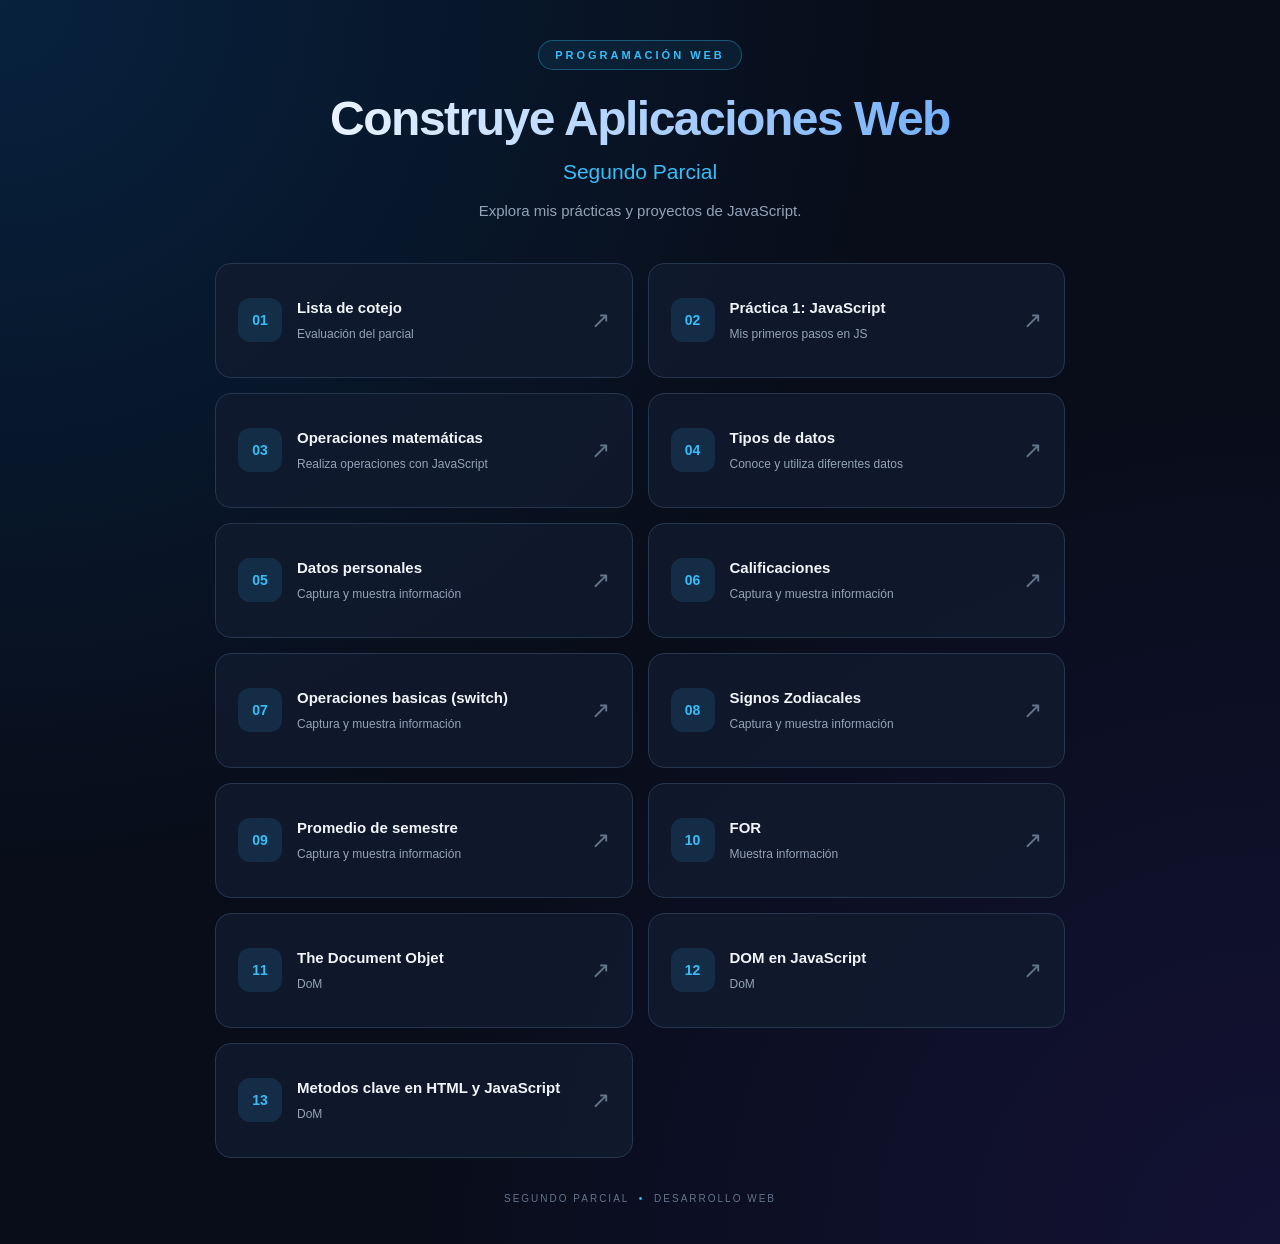
<file: index.html>
<!DOCTYPE html>
<html lang="es">
<head>
    <meta charset="UTF-8">
    <meta name="viewport" content="width=device-width, initial-scale=1.0">
    <title>Construye Aplicaciones Web</title>

    <link rel="stylesheet" href="estilos.css">
</head>
<body>

    <main class="contenedor">

        <header class="encabezado">
            <p class="etiqueta">PROGRAMACIÓN WEB</p>
            <h1>Construye Aplicaciones Web</h1>
            <h2>Segundo Parcial</h2>
            <p class="descripcion">
                Explora mis prácticas y proyectos de JavaScript.
            </p>
        </header>

        <section class="practicas">

            <a href="evaluacion.html" class="tarjeta">
                <span class="numero">01</span>
                <div>
                    <h3>Lista de cotejo</h3>
                    <p>Evaluación del parcial</p>
                </div>
                <span class="flecha">↗</span>
            </a>

            <a href="aprendiendo.html" class="tarjeta">
                <span class="numero">02</span>
                <div>
                    <h3>Práctica 1: JavaScript</h3>
                    <p>Mis primeros pasos en JS</p>
                </div>
                <span class="flecha">↗</span>
            </a>

            <a href="suma.html" class="tarjeta">
                <span class="numero">03</span>
                <div>
                    <h3>Operaciones matemáticas</h3>
                    <p>Realiza operaciones con JavaScript</p>
                </div>
                <span class="flecha">↗</span>
            </a>

            <a href="Datos.html" class="tarjeta">
                <span class="numero">04</span>
                <div>
                    <h3>Tipos de datos</h3>
                    <p>Conoce y utiliza diferentes datos</p>
                </div>
                <span class="flecha">↗</span>
            </a>

            <a href="datosPersonales.html" class="tarjeta">
                <span class="numero">05</span>
                <div>
                    <h3>Datos personales</h3>
                    <p>Captura y muestra información</p>
                </div>
                <span class="flecha">↗</span>
            </a>

            <a href="calificaciones.html" class="tarjeta">
                <span class="numero">06</span>
                <div>
                    <h3>Calificaciones</h3>
                    <p>Captura y muestra información</p>
                </div>
                <span class="flecha">↗</span>
            </a>

            <a href="operacionesBasicas.html" class="tarjeta">
                <span class="numero">07</span>
                <div>
                    <h3>Operaciones basicas (switch)</h3>
                    <p>Captura y muestra información</p>
                </div>
                <span class="flecha">↗</span>
            </a>

            <a href="signosZodiacales.html" class="tarjeta">
                <span class="numero">08</span>
                <div>
                    <h3>Signos Zodiacales</h3>
                    <p>Captura y muestra información</p>
                </div>
                <span class="flecha">↗</span>
            </a>

            <a href="promedio.html" class="tarjeta">
                <span class="numero">09</span>
                <div>
                    <h3>Promedio de semestre</h3>
                    <p>Captura y muestra información</p>
                </div>
                <span class="flecha">↗</span>
            </a>

            <a href="activi0311.html" class="tarjeta">
                <span class="numero">10</span>
                <div>
                    <h3>FOR</h3>
                    <p>Muestra información</p>
                </div>
                <span class="flecha">↗</span>
            </a>

            <a href="demo.html" class="tarjeta">
                <span class="numero">11</span>
                <div>
                    <h3>The Document Objet</h3>
                    <p>DoM</p>
                </div>
                <span class="flecha">↗</span>
            </a>

            <a href="activi0611.html" class="tarjeta">
                <span class="numero">12</span>
                <div>
                    <h3>DOM en JavaScript</h3>
                    <p>DoM</p>
                </div>
                <span class="flecha">↗</span>
            </a>

             <a href="metodosJS.html" class="tarjeta">
                <span class="numero">13</span>
                <div>
                    <h3>Metodos clave en HTML y JavaScript</h3>
                    <p>DoM</p>
                </div>
                <span class="flecha">↗</span>
            </a>

        </section>

        <footer>
            <p>SEGUNDO PARCIAL <span>•</span> DESARROLLO WEB</p>
        </footer>

    </main>

</body>
</html>
</file>
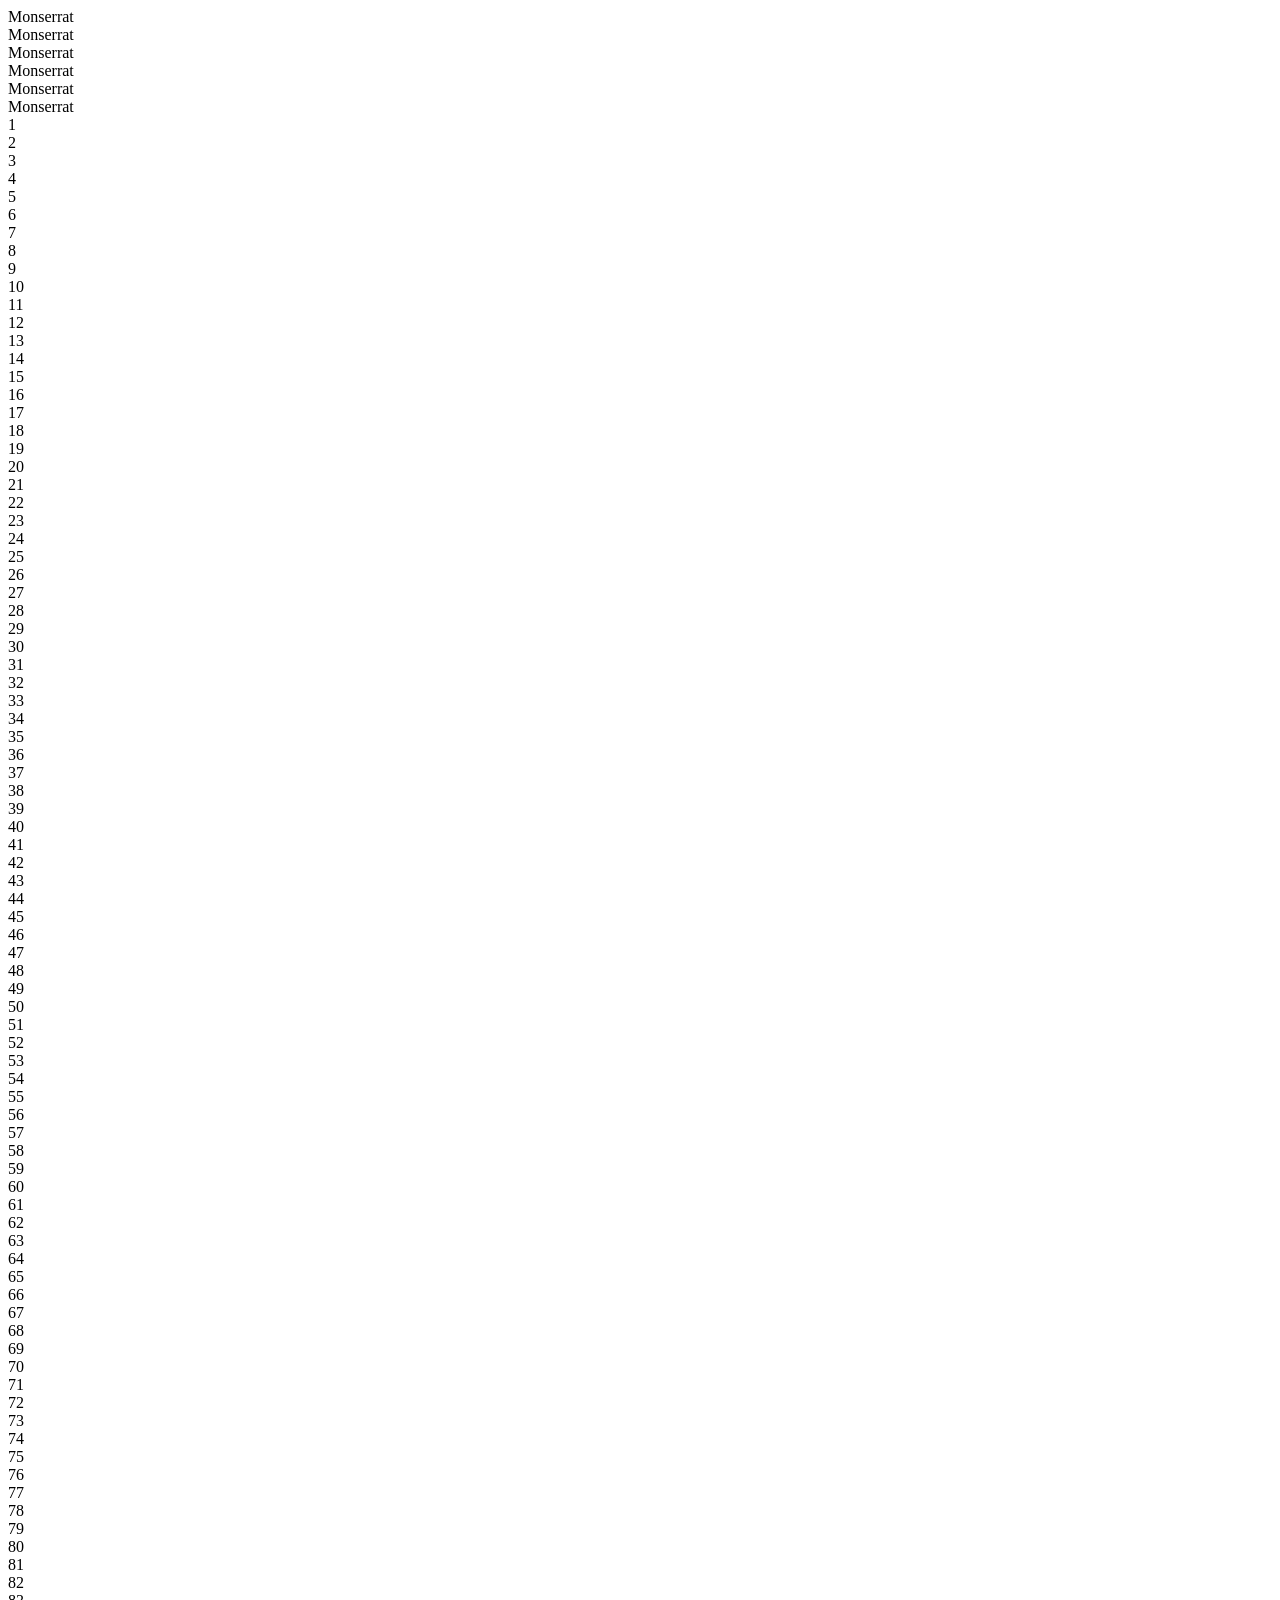
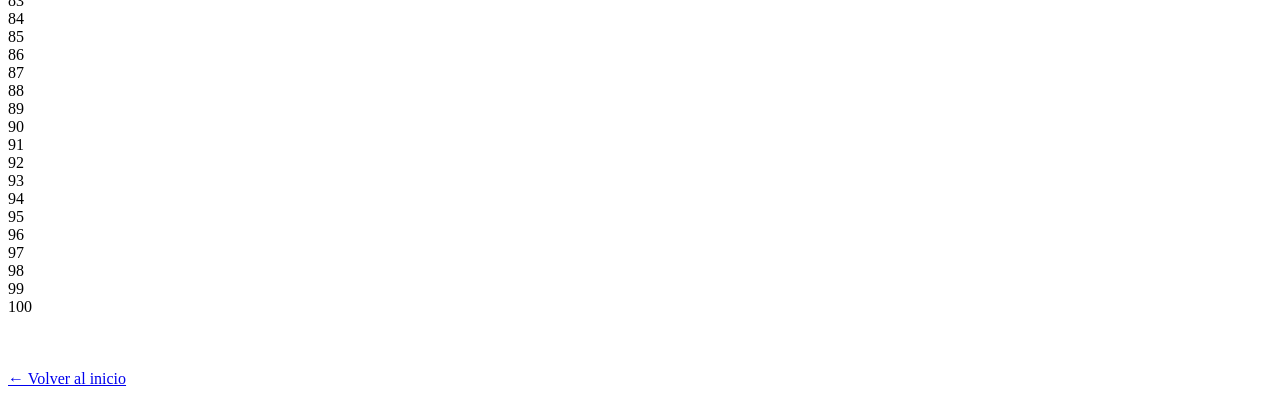
<file: activi0311.html>
<!DOCTYPE html>
<html lang="en">
<head>
    <meta charset="UTF-8">
    <meta name="viewport" content="width=device-width, initial-scale=1.0">
    <title>Document</title>
</head>
<body>
    <script>
        for(i=0;i<=5;i++){
            document.write("Monserrat" + "<br>");
        }
        
        for(i=1;i<=100;i++){
            document.write(i + "<br>");
        }
        for(i=1;i>=100;i--){
            document.write(i + "<br>");
        }
    </script>
    <br><br><br>
    <a href="index.html" class="btn-regresar">
        <span>←</span> Volver al inicio
    </a>
</body>
</html>
</file>
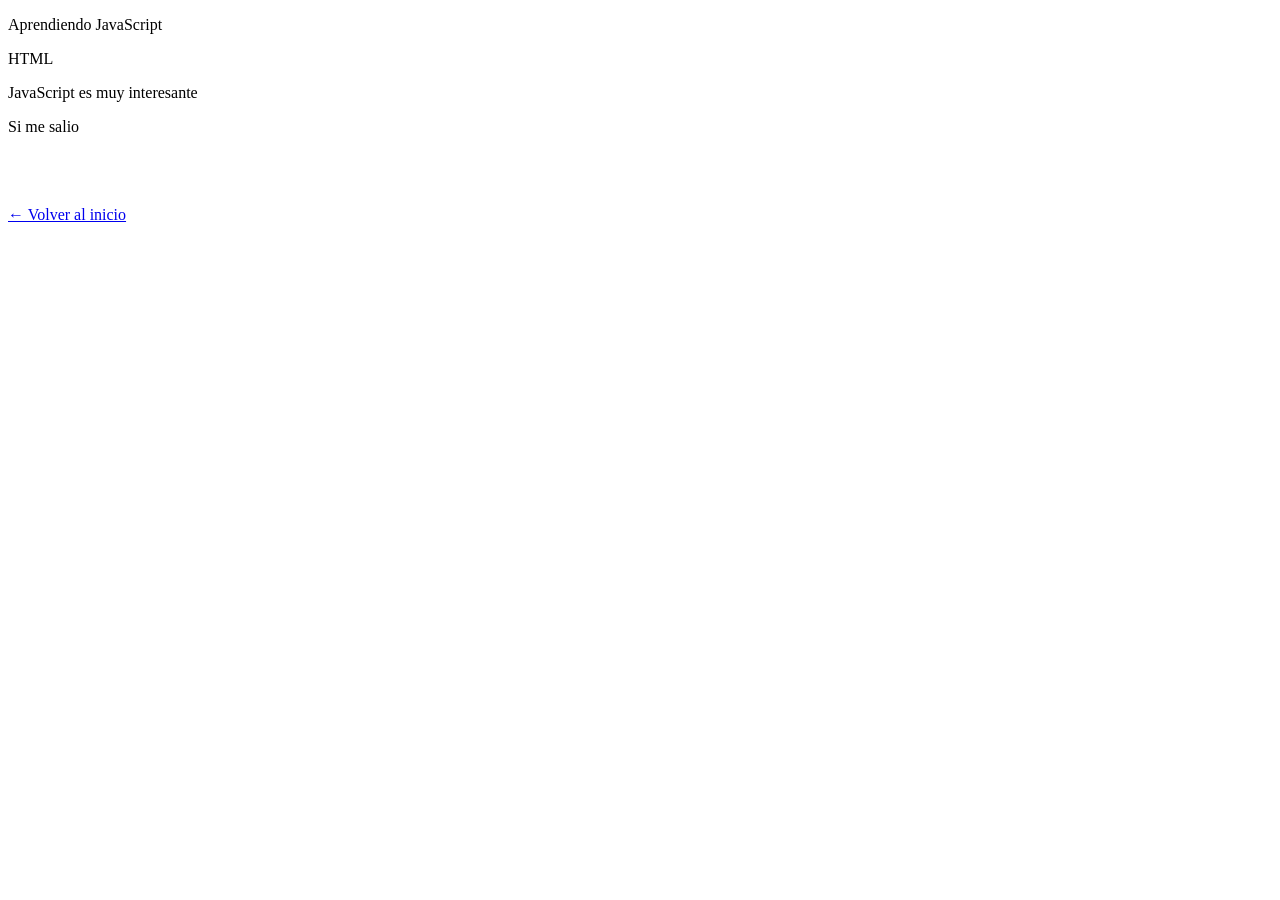
<file: activi0611.html>
<!DOCTYPE html>
<html lang="en">
<head>
    <meta charset="UTF-8">
    <meta name="viewport" content="width=device-width, initial-scale=1.0">
    <title>Document</title>
</head>
<body>
    <p id="prueba"></p>
    <p id="ejemplo"></p>
    <p id="mensaje"></p>
    <p id="prac"></p>
    <script>
        let elemneto=document.getElementById("prueba");
        elemneto.innerHTML="Aprendiendo JavaScript";
        let ejemplo=document.getElementById("ejemplo");
        ejemplo.innerHTML="Aprendiendo metodos de JavaScript";
        let mensaje=document.getElementById("mensaje");
        mensaje.innerHTML="JavaScript es muy interesante";
        let m=document.querySelector("#prac");
        m.innerHTML="Si me salio";
        let m2=document.querySelector("#ejemplo");
        m2.innerHTML="HTML";
    </script>
    <br><br><br>
    <a href="index.html" class="btn-regresar">
        <span>←</span> Volver al inicio
    </a>
</body>
</html>
</file>
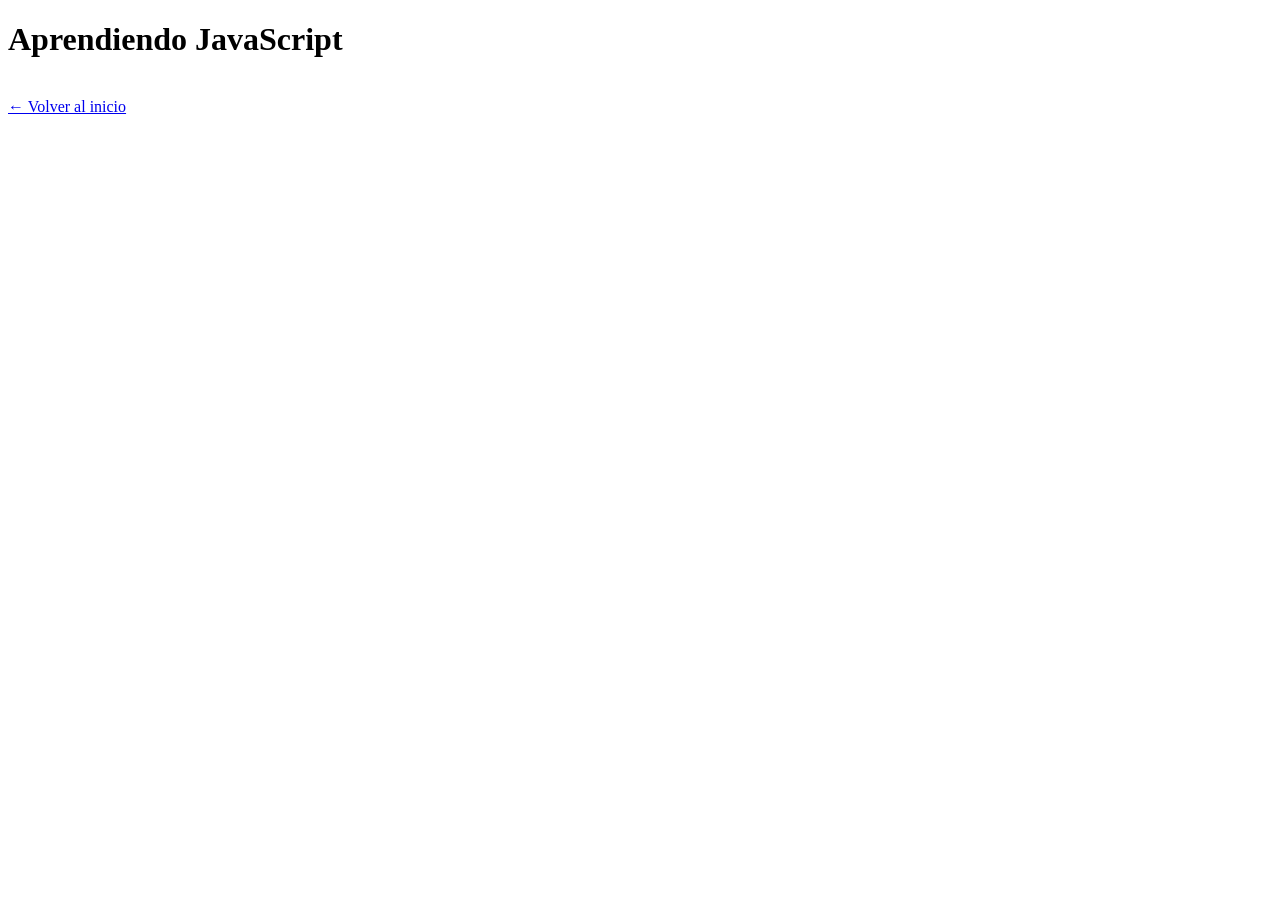
<file: aprendiendo.html>
<!DOCTYPE html>
<html lang="en">
<head>
    <meta charset="UTF-8">
    <meta name="viewport" content="width=device-width, initial-scale=1.0">
    <title>Document</title>
</head>
<body>
    <h1>Aprendiendo JavaScript</h1>
    <script>
        alert("Hola soy una alarma");
        let nombre="Luis";
        alert("Hola soy " + nombre);
        let edad=prompt("Cuantos años tienes",100);
        alert("Tienes " + edad + "años");
    </script>
    <br>
    <a href="index.html" class="btn-regresar">
        <span>←</span> Volver al inicio
    </a>
</body>
</html>
</file>
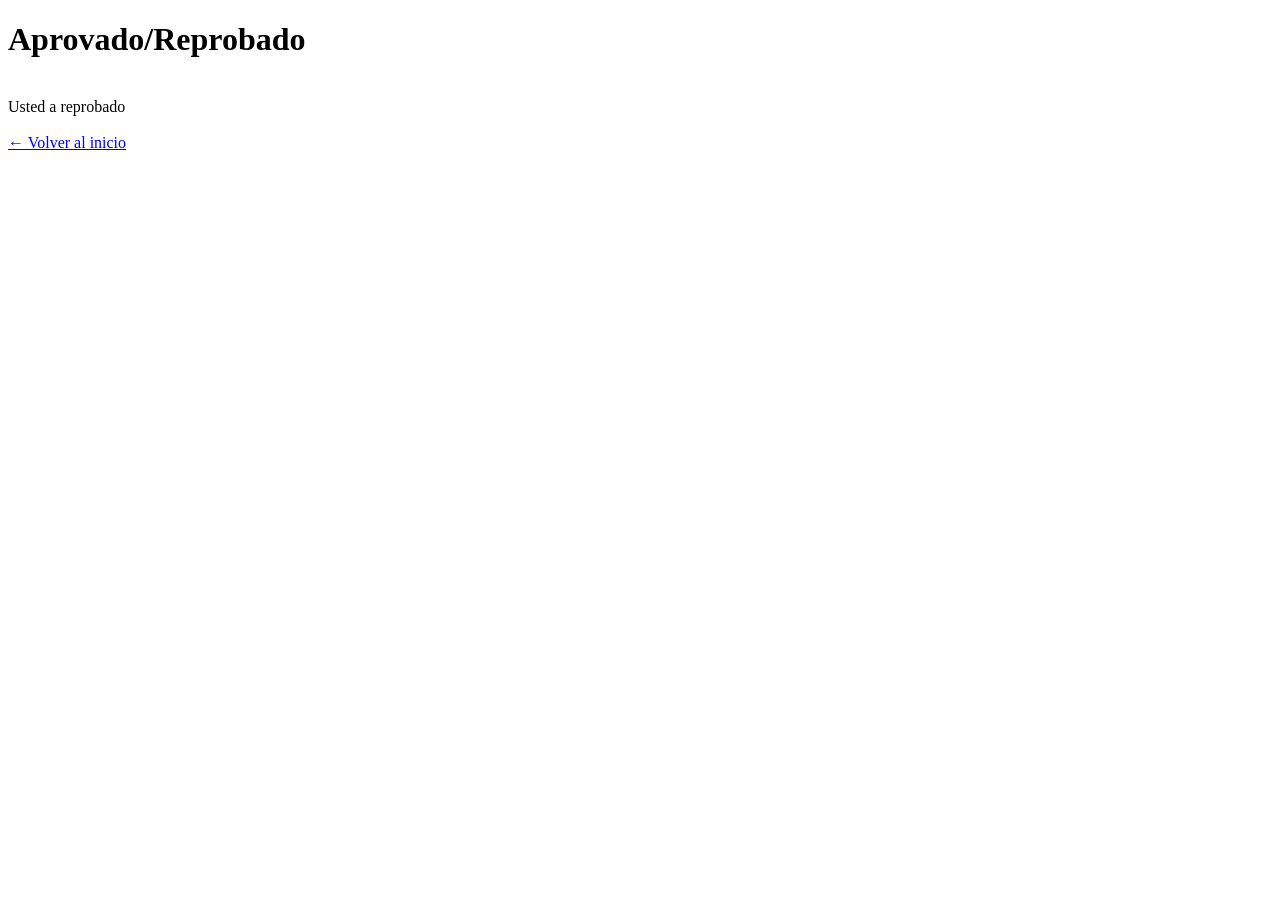
<file: calificaciones.html>
<!DOCTYPE html>
<html lang="en">
<head>
    <meta charset="UTF-8">
    <meta name="viewport" content="width=device-width, initial-scale=1.0">
    <title>Document</title>
</head>
<body>
    <h1>Aprovado/Reprobado</h1>
    <br>
    <script>
        let calificacion=Number(prompt("Ingresa tu calificacion"));
        if(calificacion >= 6){
            document.write("Usted a aprovado" + "<br>");
        }else{
            document.write("Usted a reprobado");
        }
    </script>
    <br><br>
    <a href="index.html" class="btn-regresar">
        <span>←</span> Volver al inicio
    </a>
</body>
</html>
</file>
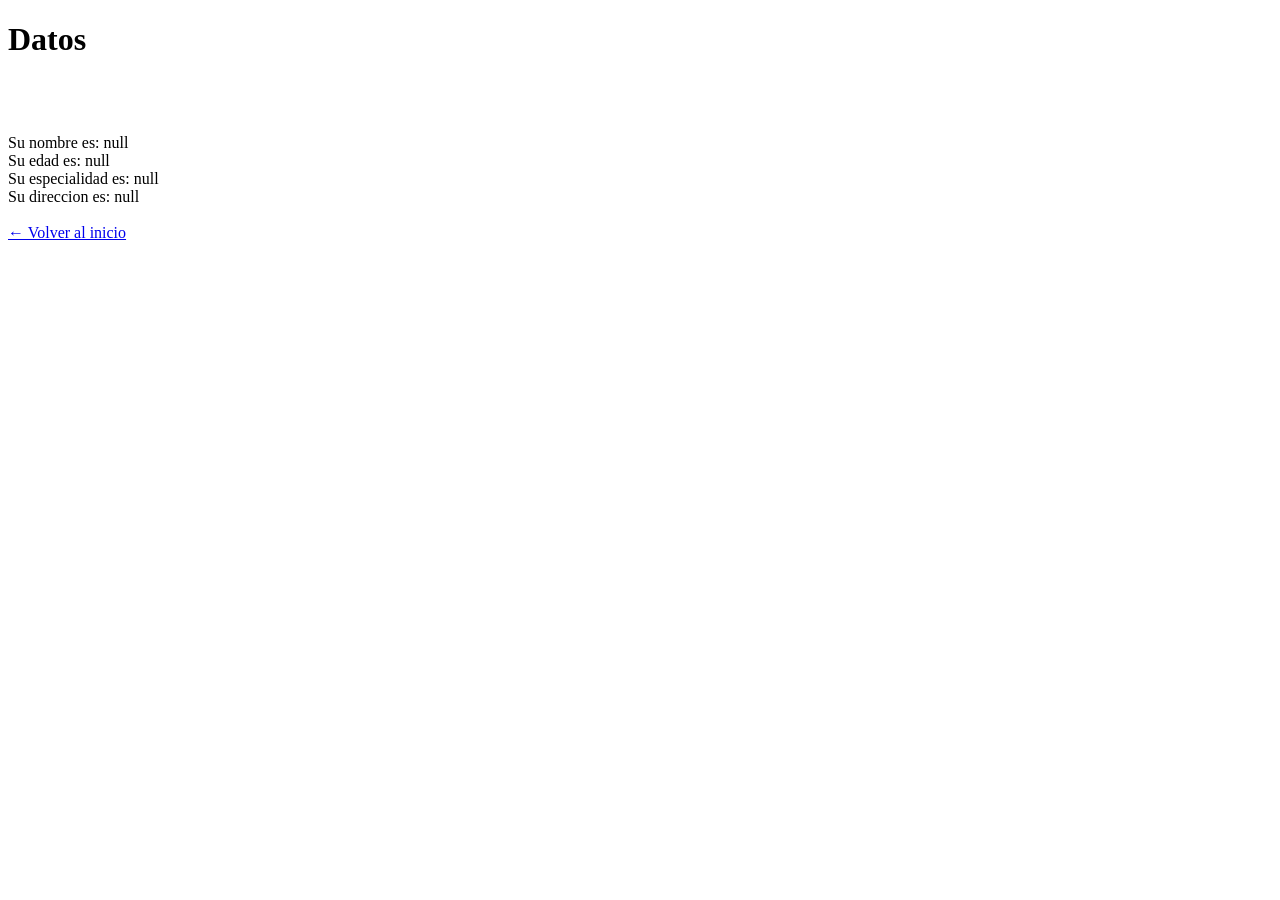
<file: Datos.html>
<!DOCTYPE html>
<html lang="en">
<head>
    <meta charset="UTF-8">
    <meta name="viewport" content="width=device-width, initial-scale=1.0">
    <title>Document</title>
</head>
<body>
    <h1>Datos</h1>
    <script>
        let nom=prompt("Introduce tu nombre");
        let edad=prompt("Introduce tu edad");
        let espe=prompt("Introduce tu especialidad");
        let direc=prompt("Introducir direccion");
    </script>
    <br><br><br>
    <script>
        document.write("Su nombre es: " + nom + "<br>");
        
        document.write("Su edad es: " + edad + "<br>");
        document.write("Su especialidad es: " + espe + "<br>");
        document.write("Su direccion es: " + direc + "<br>");
    </script>
    <br>
    <a href="index.html" class="btn-regresar">
        <span>←</span> Volver al inicio
    </a>
</body>
</html>
</file>
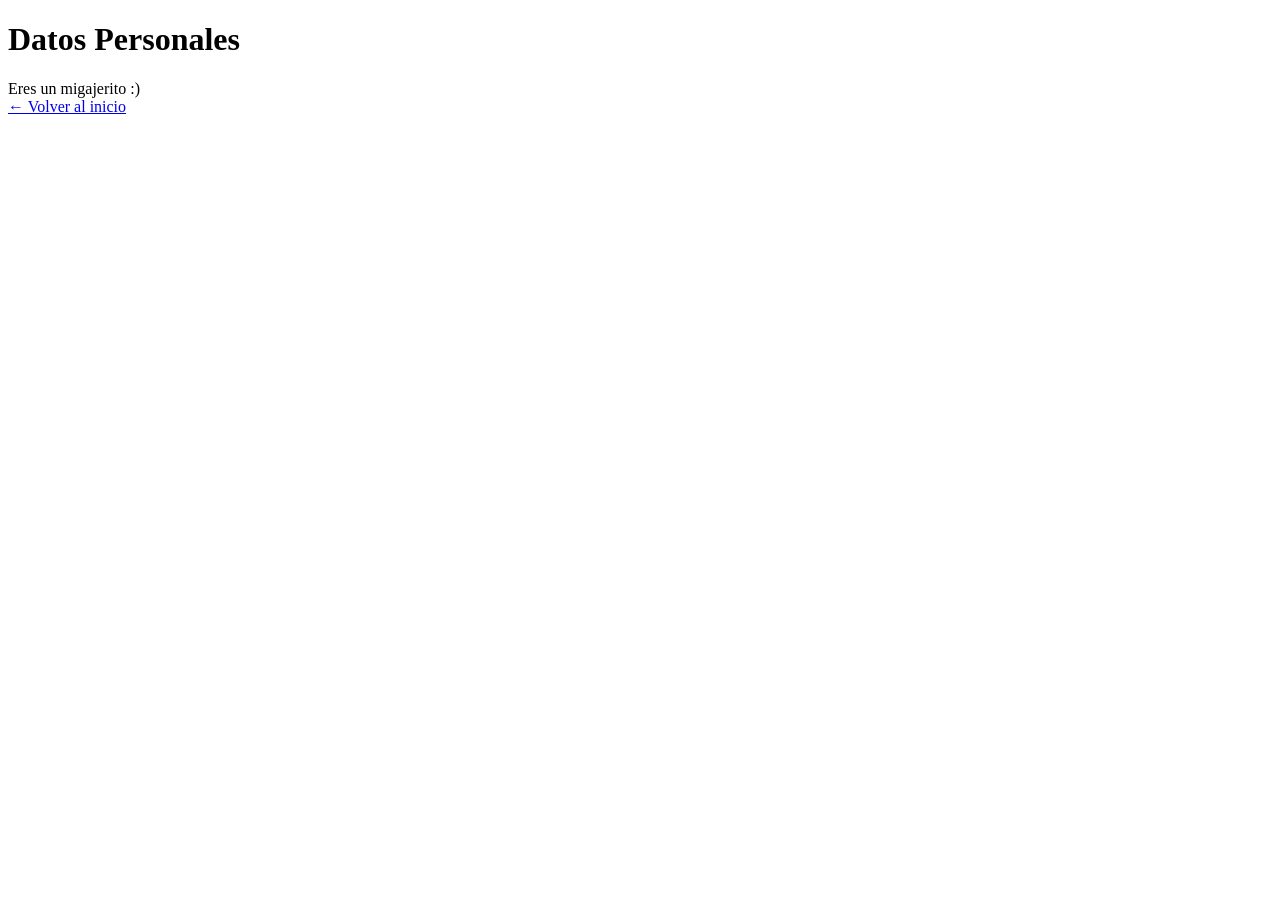
<file: datosPersonales.html>
<!DOCTYPE html>
<html lang="en">
<head>
    <meta charset="UTF-8">
    <meta name="viewport" content="width=device-width, initial-scale=1.0">
    <title>Document</title>
</head>
<body>
    <h1>Datos Personales</h1>
    <script>
        let continuar=confirm("Desea agregar datos");
        if(continuar){
            let nombre=prompt("Ingresa tu nombre");
            let edad=Number(prompt("Ingresa tu edad"));
            let especialidad=(prompt("Ingresa tu especialidad"));
            let correo=(prompt("Ingresa tu correo"));
        
            document.write("Su nombre es: " + nombre + "<br>");
        
            document.write("Su edad es: " + edad + "<br>");
        
            document.write("Su especialidad es: " + especialidad + "<br>");

            document.write("Su correo es: " + correo);
        }else{
            document.write("Eres un migajerito :)");
        }
    </script>
    <br>
    <a href="index.html" class="btn-regresar">
        <span>←</span> Volver al inicio
    </a>
</body>
</html>
</file>
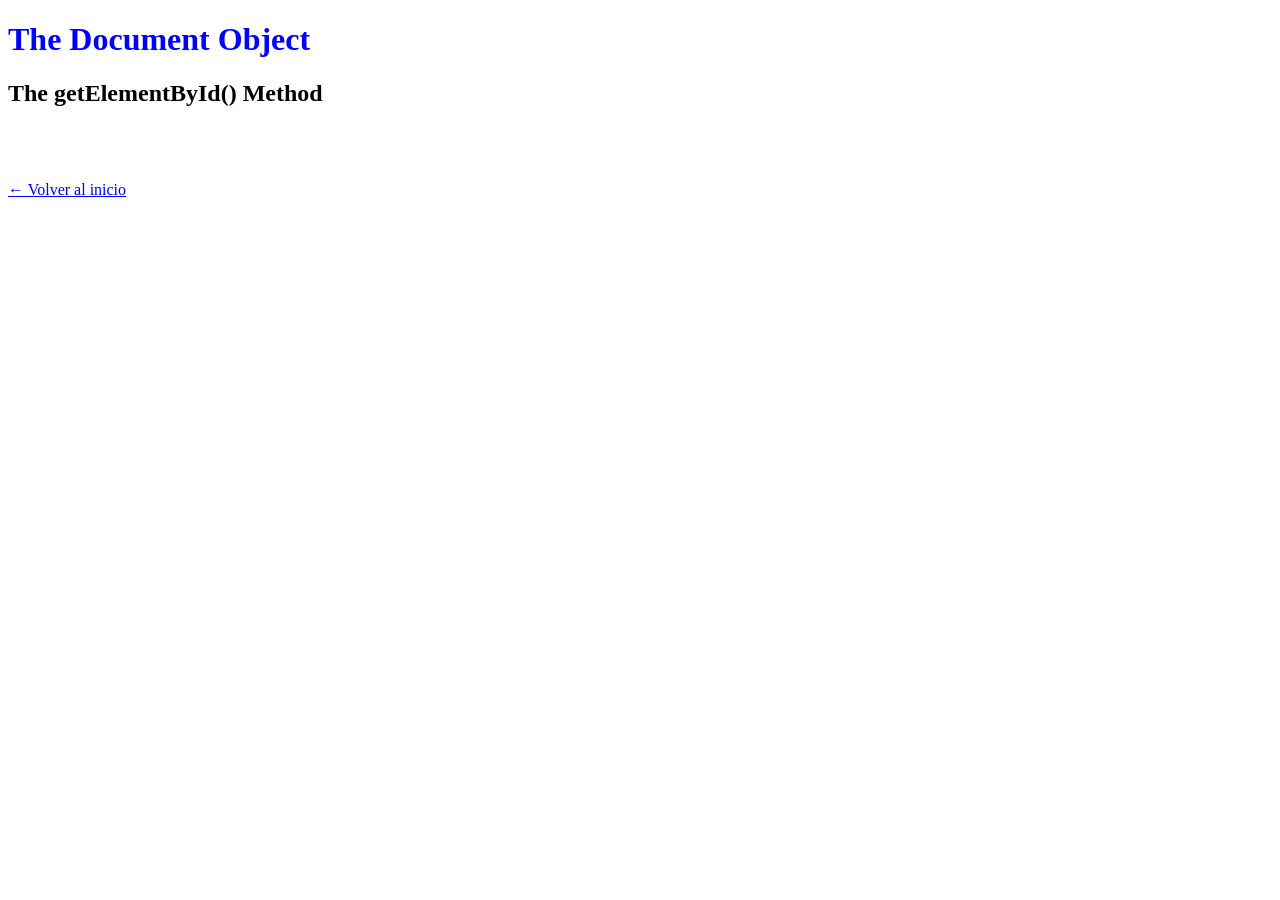
<file: demo.html>
<!DOCTYPE html>
<html lang="en">
<head>
    <meta charset="UTF-8">
    <meta name="viewport" content="width=device-width, initial-scale=1.0">
    <title>Document</title>
</head>
<body>
    <h1 id="demo">The Document Object</h1>
    <h2>The getElementById() Method</h2>

    <script>
        const myElement = document.getElementById("demo");
        myElement.style.color = "blue";
    </script>
    <br><br><br>
    <a href="index.html" class="btn-regresar">
        <span>←</span> Volver al inicio
    </a>
</body>
</html>
</file>
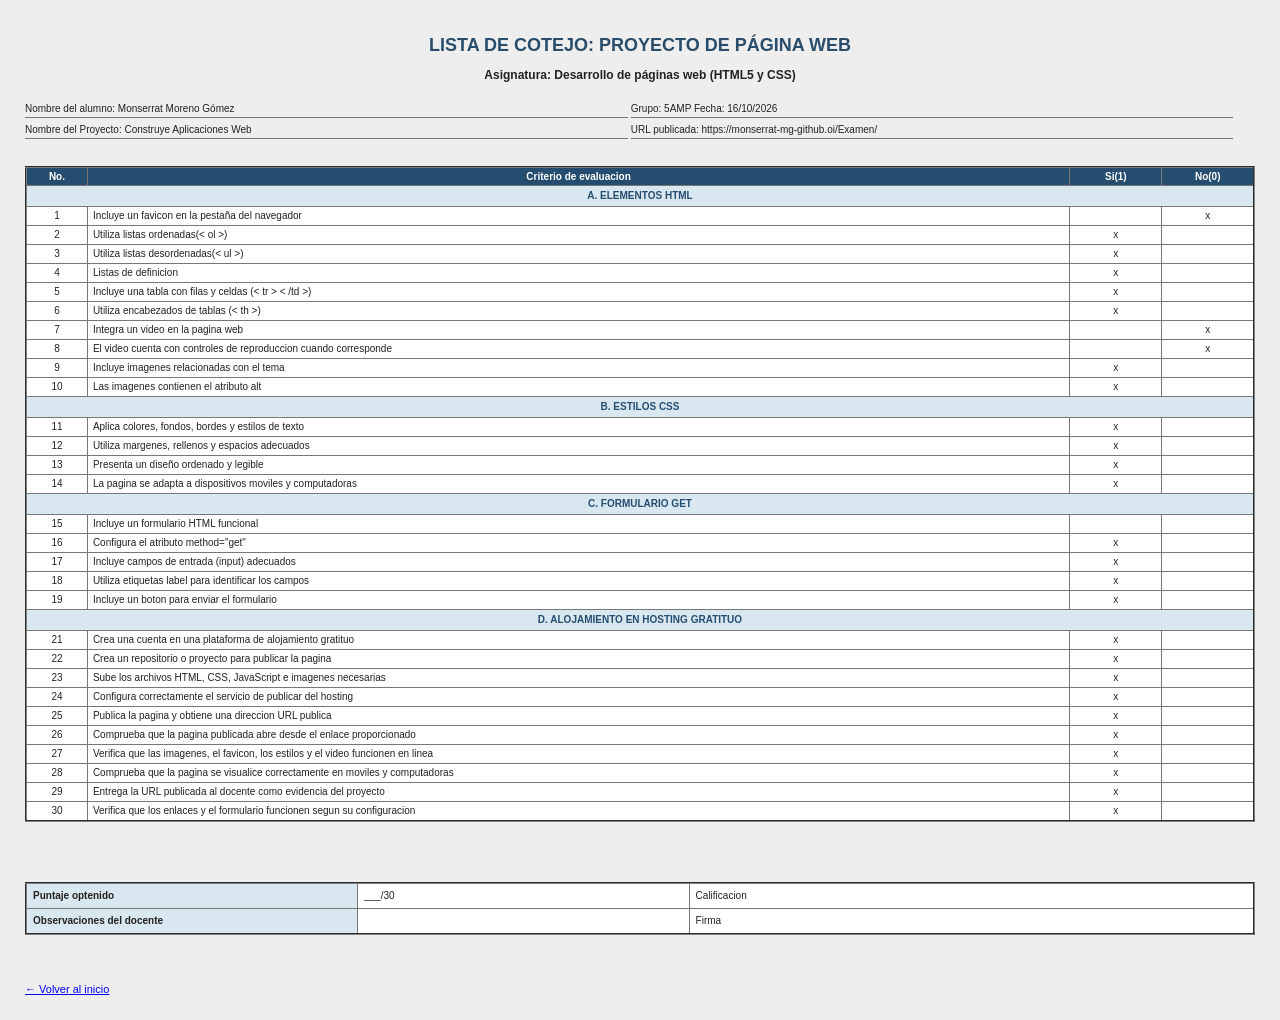
<file: evaluacion.html>
<!DOCTYPE html>
<html lang="en">
<head>
    <meta charset="UTF-8">
    <meta name="viewport" content="width=device-width, initial-scale=1.0">
    <title>Evaluacion</title>
    <link rel="stylesheet" href="estilosEvaluacion.css">
</head>
<body>
    <h1>LISTA DE COTEJO: PROYECTO DE PÁGINA WEB</h1>
    <h2>Asignatura: Desarrollo de páginas web (HTML5 y CSS)</h2>
    <h3>Nombre del alumno: Monserrat Moreno Gómez</h3>
    <h3>Grupo: 5AMP                 Fecha: 16/10/2026</h3>
    <h3>Nombre del Proyecto: Construye Aplicaciones Web</h3>
    <h3>URL publicada: https://monserrat-mg-github.oi/Examen/</h3>
    <br><br>
    <table border="2">
        <tr>
            <th>No.</th>
            <th>Criterio de evaluacion</th>
            <th>Si(1)</th>
            <th>No(0)</th>
        </tr>
        <tr>
            <td colspan="4">A. ELEMENTOS HTML</td>
        </tr>
        <tr>
            <td>1</td>
            <td>Incluye un favicon en la pestaña del navegador</td>
            <td></td>
            <td>x</td>
        </tr>
        <tr>
            <td>2</td>
            <td>Utiliza listas ordenadas(&lt ol &gt)</td>
            <td>x</td>
            <td></td>
        </tr>
        <tr>
            <td>3</td>
            <td>Utiliza listas desordenadas(&lt ul &gt)</td>
            <td>x</td>
            <td></td>
        </tr>
        <tr>
            <td>4</td>
            <td>Listas de definicion</td>
            <td>x</td>
            <td></td>
        </tr>
        <tr>
            <td>5</td>
            <td>Incluye una tabla con filas y celdas (&lt tr &gt &lt /td &gt)</td>
            <td>x</td>
            <td></td>
        </tr>
        <tr>
            <td>6</td>
            <td>Utiliza encabezados de tablas (&lt th &gt)</td>
            <td>x</td>
            <td></td>
        </tr>
        <tr>
            <td>7</td>
            <td>Integra un video en la pagina web</td>
            <td></td>
            <td>x</td>
        </tr>
        <tr>
            <td>8</td>
            <td>El video cuenta con controles de reproduccion cuando corresponde</td>
            <td></td>
            <td>x</td>
        </tr>
        <tr>
            <td>9</td>
            <td>Incluye imagenes relacionadas con el tema</td>
            <td>x</td>
            <td></td>
        </tr>
        <tr>
            <td>10</td>
            <td>Las imagenes contienen el atributo alt</td>
            <td>x</td>
            <td></td>
        </tr>
        <tr>
            <td colspan="4">B. ESTILOS CSS</td>
        </tr>
        <tr>
            <td>11</td>
            <td>Aplica colores, fondos, bordes y estilos de texto</td>
            <td>x</td>
            <td></td>
        </tr>
        <tr>
            <td>12</td>
            <td>Utiliza margenes, rellenos y espacios adecuados</td>
            <td>x</td>
            <td></td>
        </tr>
        <tr>
            <td>13</td>
            <td>Presenta un diseño ordenado y legible</td>
            <td>x</td>
            <td></td>
        </tr>
        <tr>
            <td>14</td>
            <td>La pagina se adapta a dispositivos moviles y computadoras</td>
            <td>x</td>
            <td></td>
        </tr>
        <tr>
            <td colspan="4">C. FORMULARIO GET</td>
        </tr>
        <tr>
            <td>15</td>
            <td>Incluye un formulario HTML funcional</td>
            <td></td>
            <td></td>
        </tr>
        <tr>
            <td>16</td>
            <td>Configura el atributo method="get"</td>
            <td>x</td>
            <td></td>
        </tr>
        <tr>
            <td>17</td>
            <td>Incluye campos de entrada (input) adecuados</td>
            <td>x</td>
            <td></td>
        </tr>
        <tr>
            <td>18</td>
            <td>Utiliza etiquetas label para identificar los campos</td>
            <td>x</td>
            <td></td>
        </tr>
        <tr>
            <td>19</td>
            <td>Incluye un boton para enviar el formulario</td>
            <td>x</td>
            <td></td>
        </tr>
        <tr>
            <td colspan="4">D. ALOJAMIENTO EN HOSTING GRATITUO</td>
        </tr>
        <tr>
            <td>21</td>
            <td>Crea una cuenta en una plataforma de alojamiento gratituo</td>
            <td>x</td>
            <td></td>
        </tr>
        <tr>
            <td>22</td>
            <td>Crea un repositorio o proyecto para publicar la pagina</td>
            <td>x</td>
            <td></td>
        </tr>
        <tr>
            <td>23</td>
            <td>Sube los archivos HTML, CSS, JavaScript e imagenes necesarias</td>
            <td>x</td>
            <td></td>
        </tr>
        <tr>
            <td>24</td>
            <td>Configura correctamente el servicio de publicar del hosting</td>
            <td>x</td>
            <td></td>
        </tr>
        <tr>
            <td>25</td>
            <td>Publica la pagina y obtiene una direccion URL publica</td>
            <td>x</td>
            <td></td>
        </tr>
        <tr>
            <td>26</td>
            <td>Comprueba que la pagina publicada abre desde el enlace proporcionado</td>
            <td>x</td>
            <td></td>
        </tr>
        <tr>
            <td>27</td>
            <td>Verifica que las imagenes, el favicon, los estilos y el video funcionen en linea</td>
            <td>x</td>
            <td></td>
        </tr>
        <tr>
            <td>28</td>
            <td>Comprueba que la pagina se visualice correctamente en moviles y computadoras</td>
            <td>x</td>
            <td></td>
        </tr>
        <tr>
            <td>29</td>
            <td>Entrega la URL publicada al docente como evidencia del proyecto</td>
            <td>x</td>
            <td></td>
        </tr>
        <tr>
            <td>30</td>
            <td>Verifica que los enlaces y el formulario funcionen segun su configuracion</td>
            <td>x</td>
            <td></td>
        </tr>
    </table>
    <br><br>
    <table border="2">
        <tr>
            <td>Puntaje optenido</td><br>
            <td>___/30</td>
            <td>Calificacion</td>
        </tr>
        <tr>
            <td>Observaciones del docente</td>
            <td></td>
            <td>Firma</td>
        </tr>
    </table>
    <br><br><br>
    <a href="index.html" class="btn-regresar">
        <span>←</span> Volver al inicio
    </a>
</body>
</html>
</file>
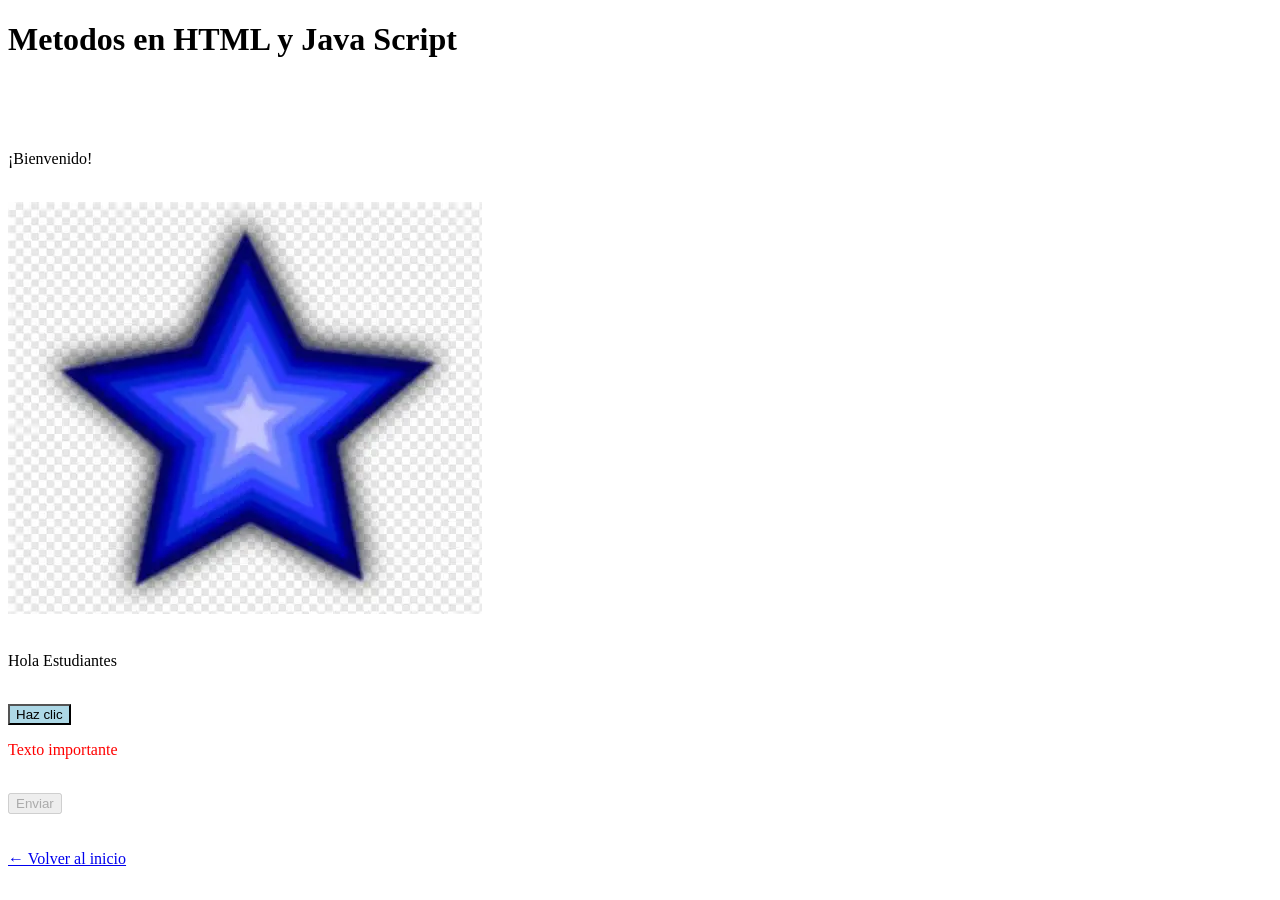
<file: metodosJS.html>
<!DOCTYPE html>
<html lang="en">
<head>
    <meta charset="UTF-8">
    <meta name="viewport" content="width=device-width, initial-scale=1.0">
    <title>Document</title>
</head>
<body>
    <h1>Metodos en HTML y Java Script</h1>
    <br><br><br>

    <p id="mensaje">Hola mundo</p>
    <script>
        document.getElementById("mensaje").innerHTML="¡Bienvenido!";
    </script>

    <br>

    <div id="imagen"></div>
    <script>
        document.getElementById("imagen").innerHTML='<img src="logo.webp" alt="Logo">';
    </script>

    <br>

    <p id="aviso">Mensaje inicial</p>
    <script>
        var elemneto=document.getElementById("aviso");
        elemneto.textContent="Hola Estudiantes";
    </script>

    <br>

    <button id="btn">Haz clic</button>
    <script>
        document.getElementById("btn").style.backgroundColor="lightblue";
    </script>

    <br>

    <p class="destacado">Texto importante</p>
    <script>
        document.querySelector(".destacado").style.color="red";
    </script>

    <br>

    <button class="btn">Enviar</button>
    <script>
        document.querySelector(".btn").disabled=true;
    </script>
    <br><br><br>
    <a href="index.html" class="btn-regresar">
        <span>←</span> Volver al inicio
    </a>
</body> 
</html>
</file>
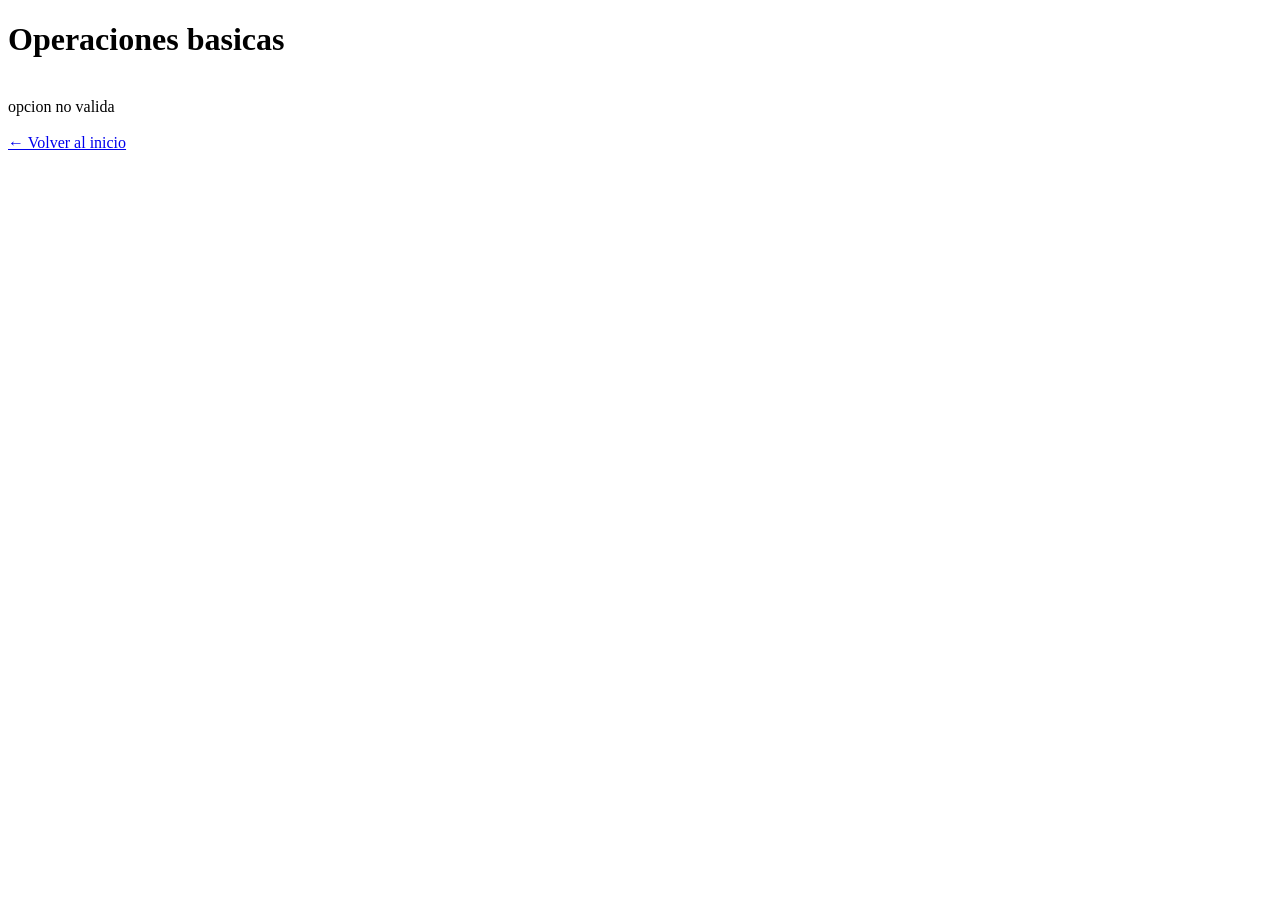
<file: operacionesBasicas.html>
<!DOCTYPE html>
<html lang="en">
<head>
    <meta charset="UTF-8">
    <meta name="viewport" content="width=device-width, initial-scale=1.0">
    <title>Document</title>
</head>
<body>
    <h1>Operaciones basicas</h1>
    <br>
    <script>
        let n1=Number(prompt("Ingresa el primer numero"));
        let n2=Number(prompt("Ingresa el sugundo numero"));
        let opcion=(prompt("Con letra minuscula, ingresa alguna de las sigientes opciones:          " + "suma/resta/multiplicacion/divicion"));
        switch(opcion){
            case 'suma':
                let suma = n1 + n2;
                document.write("El resultado de la suma es: " + suma);
            break;
            case 'resta':
                let resta = n1 - n2;
                document.write("El resultado de la resta es: " + resta);
            break;
            case 'multiplicacion':
                let multiplicacion = n1 * n2;
                document.write("El resultado de la multiplicacion es: " + multiplicacion);
            break;
            case 'divicion':
                let divicion = n1 / n2;
                document.write("El resultado de la divicion es: " + divicion);
            break;
            default:
                document.write("opcion no valida");
        }
    </script>
    <br><br>
    <a href="index.html" class="btn-regresar">
        <span>←</span> Volver al inicio
    </a>
</body>
</html>
</file>
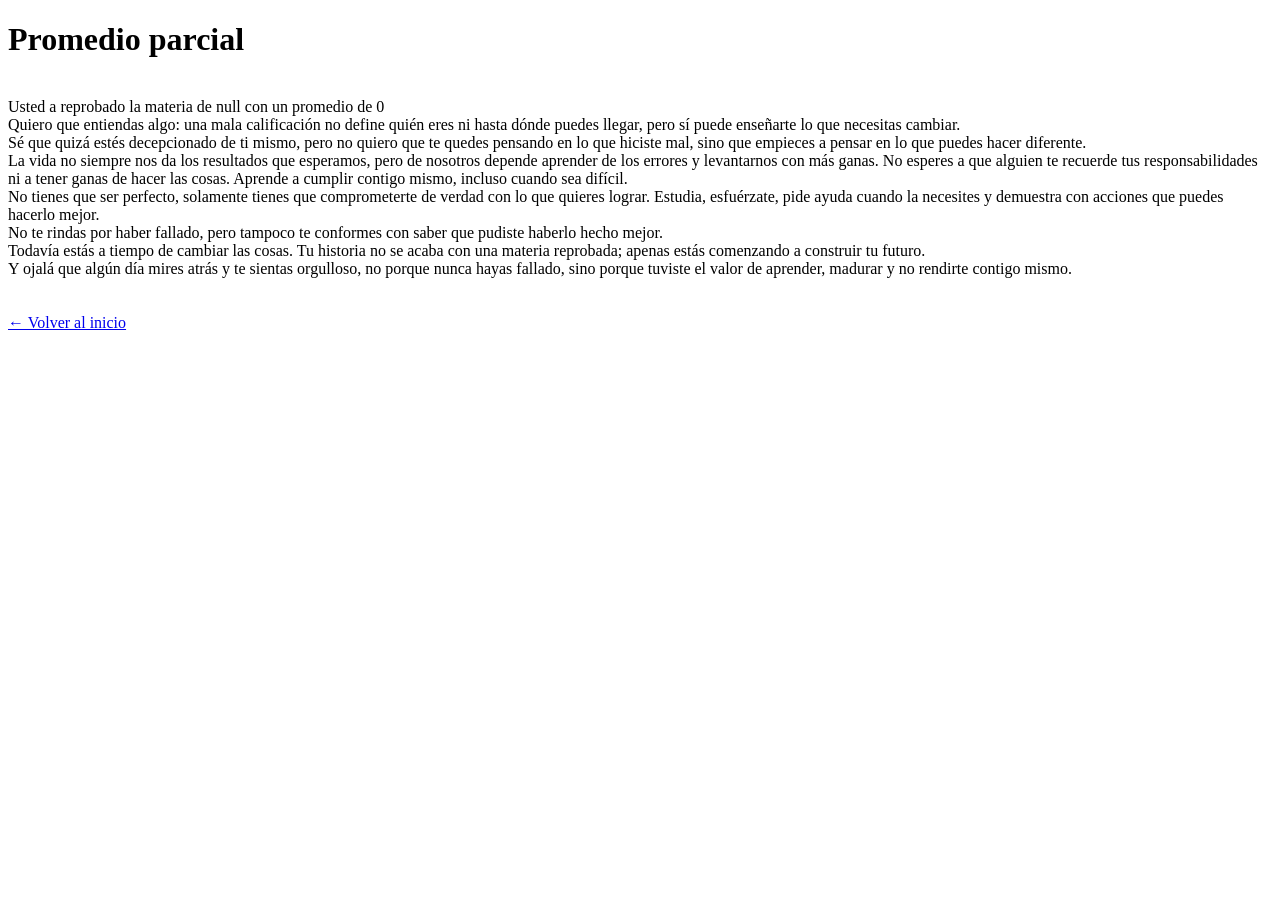
<file: promedio.html>
<!DOCTYPE html>
<html lang="en">
<head>
    <meta charset="UTF-8">
    <meta name="viewport" content="width=device-width, initial-scale=1.0">
    <title>Document</title>
</head>
<body>
    <h1>Promedio parcial</h1>
    <br>
    <script>
        let r=prompt("Ingresa el nombre de tu materia");
        let m=Number(prompt("Escribe la calificacion de tu primer parcial"));
        let p=Number(prompt("Escribe la calificacion de tu segundo parcial"));
        let c=Number(prompt("Escribe la calificacion de tu tercer parcial"));

        let suma = m + p + c;
        let promedio = suma / 3;
        if(promedio >= 6){
            document.write("Usted tiene un promedio aceptable de " + promedio + " en la materia " + r);
        }else{
            document.write("Usted a reprobado la materia de " + r + " con un promedio de " + promedio + "<br>");
            document.write("Quiero que entiendas algo: una mala calificación no define quién eres ni hasta dónde puedes llegar, pero sí puede enseñarte lo que necesitas cambiar." + "<br>");
            document.write("Sé que quizá estés decepcionado de ti mismo, pero no quiero que te quedes pensando en lo que hiciste mal, sino que empieces a pensar en lo que puedes hacer diferente." + "<br>");
            document.write("La vida no siempre nos da los resultados que esperamos, pero de nosotros depende aprender de los errores y levantarnos con más ganas. No esperes a que alguien te recuerde tus responsabilidades ni a tener ganas de hacer las cosas. Aprende a cumplir contigo mismo, incluso cuando sea difícil." + "<br>");
            document.write("No tienes que ser perfecto, solamente tienes que comprometerte de verdad con lo que quieres lograr. Estudia, esfuérzate, pide ayuda cuando la necesites y demuestra con acciones que puedes hacerlo mejor." + "<br>");
            document.write("No te rindas por haber fallado, pero tampoco te conformes con saber que pudiste haberlo hecho mejor." + "<br>");
            document.write("Todavía estás a tiempo de cambiar las cosas. Tu historia no se acaba con una materia reprobada; apenas estás comenzando a construir tu futuro." + "<br>");
            document.write("Y ojalá que algún día mires atrás y te sientas orgulloso, no porque nunca hayas fallado, sino porque tuviste el valor de aprender, madurar y no rendirte contigo mismo. " + "<br>");
        }
    </script>
    <br><br>
    <a href="index.html" class="btn-regresar">
        <span>←</span> Volver al inicio
    </a>
</body>
</html>
</file>
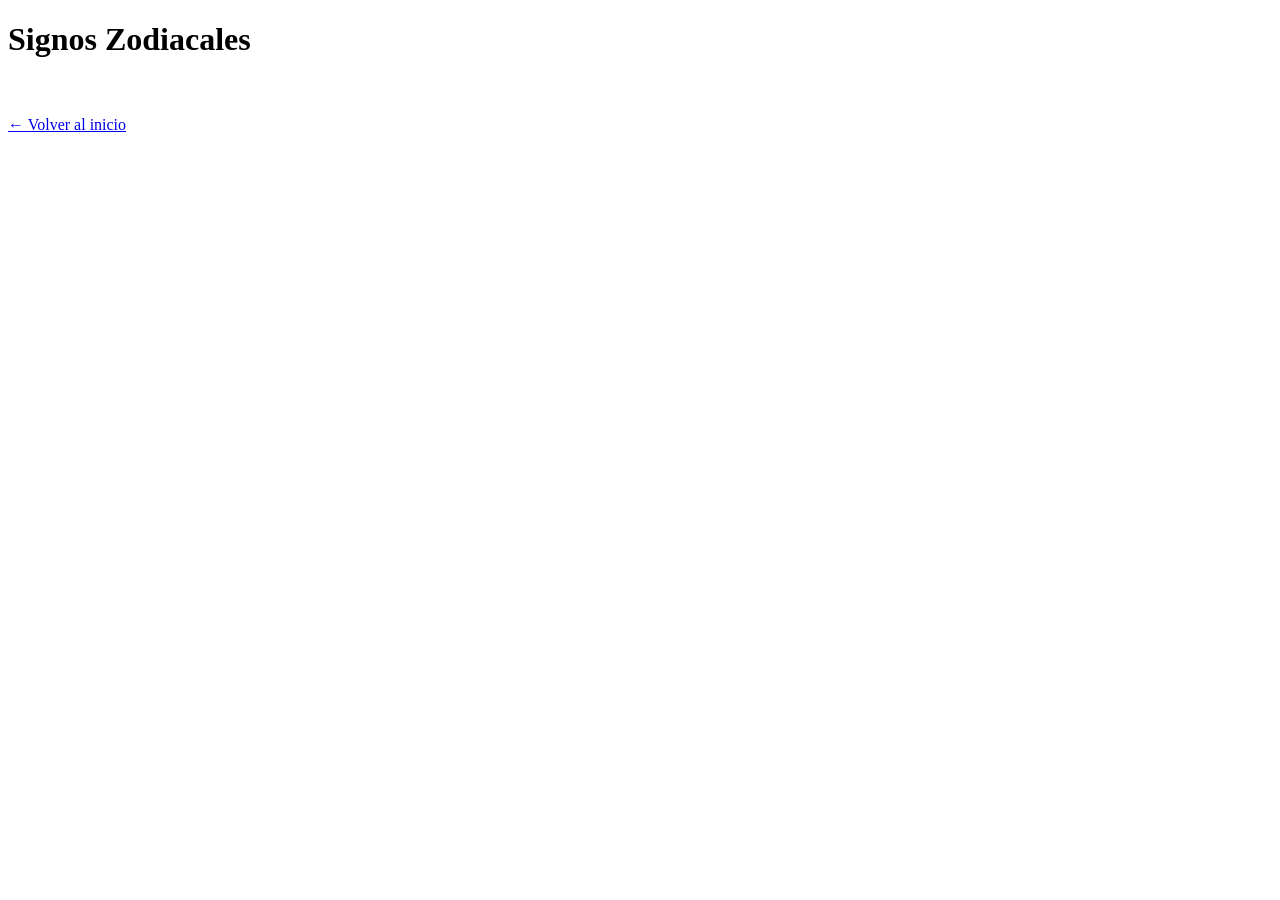
<file: signosZodiacales.html>
<!DOCTYPE html>
<html lang="en">
<head>
    <meta charset="UTF-8">
    <meta name="viewport" content="width=device-width, initial-scale=1.0">
    <title>Document</title>
</head>
<body>
    <h1>Signos Zodiacales</h1>

    <script>
        let fecha = prompt("Ingresa tu fecha de cumpleaños en formato DD/MM. Ejemplo: 19/01");

        let partes = fecha.split("/");
        let dia = parseInt(partes[0]);
        let mes = parseInt(partes[1]);
    
        switch (true) {
             // ENERO
            case (mes == 1 && dia >= 1 && dia <= 19):
            // DICIEMBRE
            case (mes == 12 && dia >= 22 && dia <= 31):
                document.write("<h2>Capricornio</h2>");
                document.write("<p>Fechas: 22 de diciembre al 19 de enero.</p>");
                document.write("<p>Características: disciplina, perseverancia y responsabilidad.</p>");
                break;

            case (mes == 1 && dia >= 20 && dia <= 31):
            // FEBRERO
            case (mes == 2 && dia >= 1 && dia <= 18):
                document.write("<h2>Acuario</h2>");
                document.write("<p>Fechas: 20 de enero al 18 de febrero.</p>");
                document.write("<p>Características: originalidad, independencia y creatividad.</p>");
                break;

            case (mes == 2 && dia >= 19 && dia <= 29):
            // MARZO
            case (mes == 3 && dia >= 1 && dia <= 20):
                document.write("<h2>Piscis</h2>");
                document.write("<p>Fechas: 19 de febrero al 20 de marzo.</p>");
                document.write("<p>Características: imaginación, sensibilidad y empatía.</p>");
                break;

            case (mes == 3 && dia >= 21 && dia <= 31):
            // ABRIL
            case (mes == 4 && dia >= 1 && dia <= 19):
                document.write("<h2>Aries</h2>");
                document.write("<p>Fechas: 21 de marzo al 19 de abril.</p>");
                document.write("<p>Características: energía, iniciativa y valentía.</p>");
                break;

            case (mes == 4 && dia >= 20 && dia <= 30):
            // MAYO
            case (mes == 5 && dia >= 1 && dia <= 20):
                document.write("<h2>Tauro</h2>");
                document.write("<p>Fechas: 20 de abril al 20 de mayo.</p>");
                document.write("<p>Características: paciencia, constancia y lealtad.</p>");
                break;

            case (mes == 5 && dia >= 21 && dia <= 31):
            // JUNIO
            case (mes == 6 && dia >= 1 && dia <= 20):
                document.write("<h2>Géminis</h2>");
                document.write("<p>Fechas: 21 de mayo al 20 de junio.</p>");
                document.write("<p>Características: curiosidad, comunicación y adaptabilidad.</p>");
                break;

            case (mes == 6 && dia >= 21 && dia <= 30):
            // JULIO
            case (mes == 7 && dia >= 1 && dia <= 22):
                document.write("<h2>Cáncer</h2>");
                document.write("<p>Fechas: 21 de junio al 22 de julio.</p>");
                document.write("<p>Características: sensibilidad, empatía y cariño.</p>");
                break;

            case (mes == 7 && dia >= 23 && dia <= 31):
            // AGOSTO
            case (mes == 8 && dia >= 1 && dia <= 22):
                document.write("<h2>Leo</h2>");
                document.write("<p>Fechas: 23 de julio al 22 de agosto.</p>");
                document.write("<p>Características: creatividad, confianza y entusiasmo.</p>");
                break;

            case (mes == 8 && dia >= 23 && dia <= 31):
            // SEPTIEMBRE
            case (mes == 9 && dia >= 1 && dia <= 22):
                document.write("<h2>Virgo</h2>");
                document.write("<p>Fechas: 23 de agosto al 22 de septiembre.</p>");
                document.write("<p>Características: organización, observación y responsabilidad.</p>");
                break;

            case (mes == 9 && dia >= 23 && dia <= 30):
            // OCTUBRE
            case (mes == 10 && dia >= 1 && dia <= 22):
                document.write("<h2>Libra</h2>");
                document.write("<p>Fechas: 23 de septiembre al 22 de octubre.</p>");
                document.write("<p>Características: equilibrio, diplomacia y cooperación.</p>");
                break;

            case (mes == 10 && dia >= 23 && dia <= 31):
            // NOVIEMBRE
            case (mes == 11 && dia >= 1 && dia <= 21):
                document.write("<h2>Escorpio</h2>");
                document.write("<p>Fechas: 23 de octubre al 21 de noviembre.</p>");
                document.write("<p>Características: determinación, intensidad e intuición.</p>");
                break;

            case (mes == 11 && dia >= 22 && dia <= 30):
            // DICIEMBRE
            case (mes == 12 && dia >= 1 && dia <= 21):
                document.write("<h2>Sagitario</h2>");
                document.write("<p>Fechas: 22 de noviembre al 21 de diciembre.</p>");
                document.write("<p>Características: optimismo, aventura y libertad.</p>");
                break;

            default:
                document.write("<h2>Fecha no válida</h2>");
                document.write("<p>Ingresa una fecha correcta en formato DD/MM.</p>");
        }
    </script>
    <br><br>
    <a href="index.html" class="btn-regresar">
        <span>←</span> Volver al inicio
    </a>
</body>
</html>
</file>
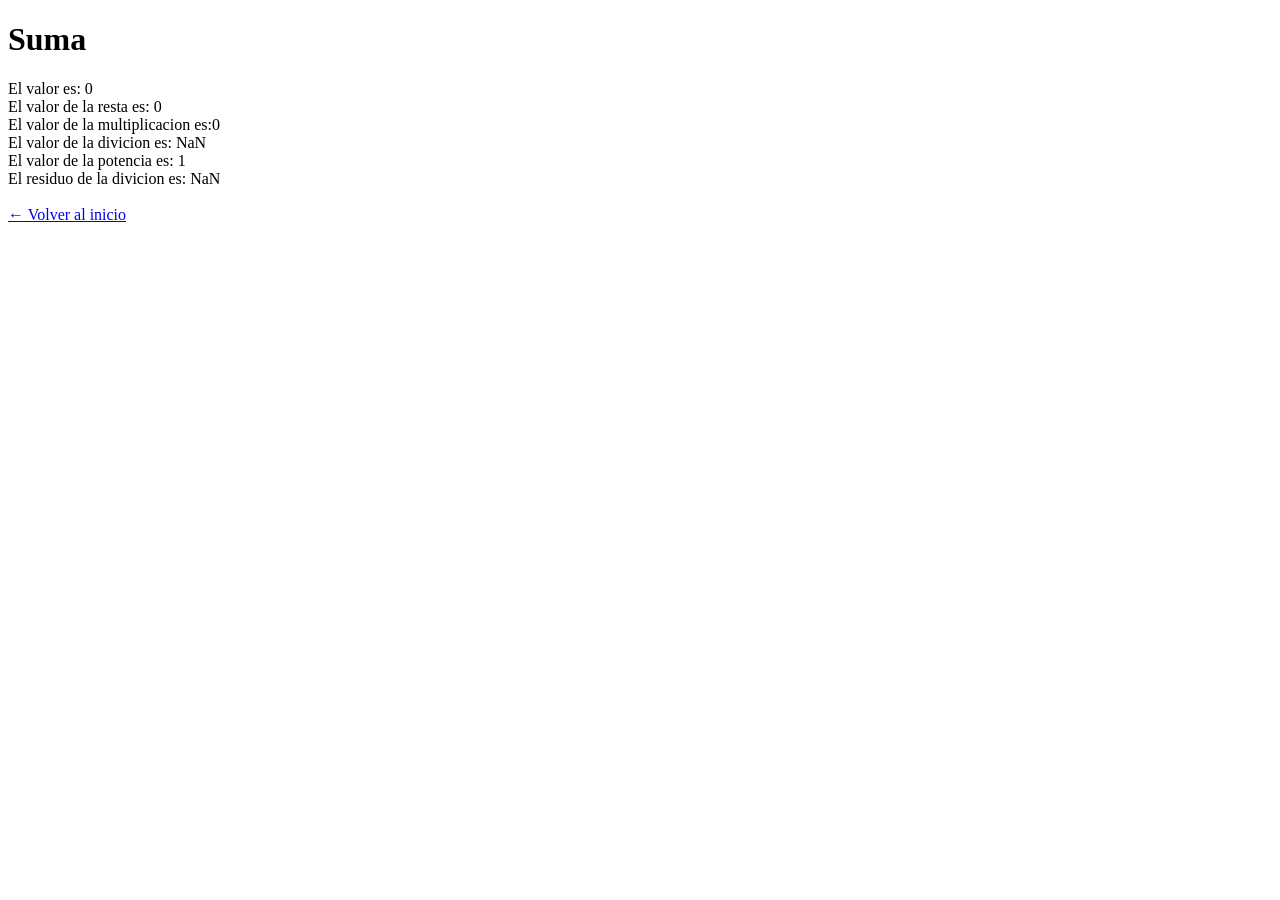
<file: suma.html>
<!DOCTYPE html>
<html lang="en">
<head>
    <meta charset="UTF-8">
    <meta name="viewport" content="width=device-width, initial-scale=1.0">
    <title>Document</title>
</head>
<body>
    <h1>Suma</h1>
    <script>
        let N1=Number(prompt('introduce el primer numero'));
        let N2=Number(prompt('introduce el segundo numero'));
        
        let suma=N1+N2;
        let resta=N1-N2;
        let multi=N1*N2;
        let divi=N1/N2;
        let poten=N1**N2;
        let resi=N1%N2;
        document.write("El valor es: " + suma + "<br>");
        document.write("El valor de la resta es: " + resta + "<br>");
        document.write("El valor de la multiplicacion es:" + multi + "<br>");
        document.write("El valor de la divicion es: " + divi + "<br>");
        document.write("El valor de la potencia es: " + poten + "<br>");
        document.write("El residuo de la divicion es: " + resi + "<br>");
    </script>
    <br>
    <a href="index.html" class="btn-regresar">
        <span>←</span> Volver al inicio
    </a>
</body>
</html>
</file>
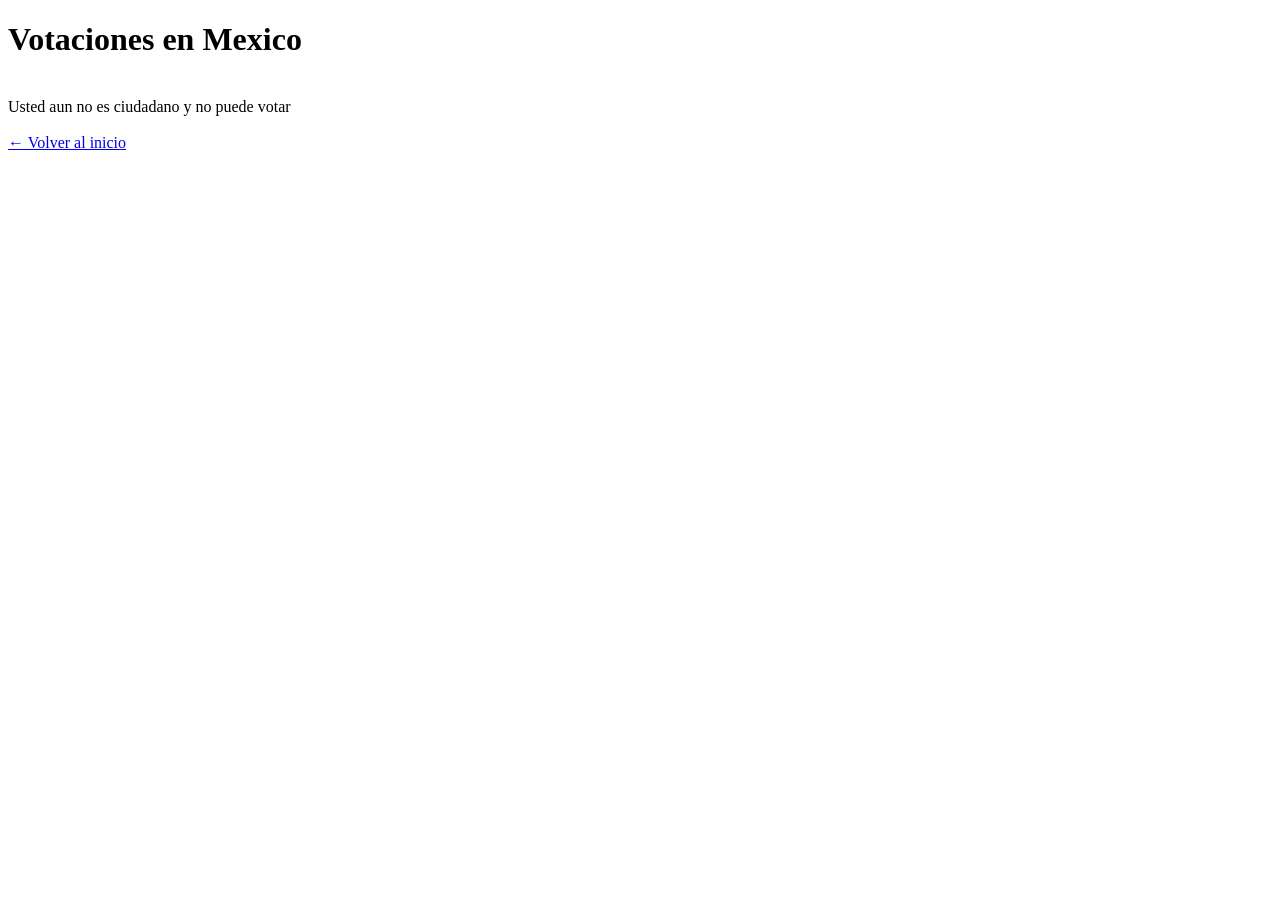
<file: votacion.html>
<!DOCTYPE html>
<html lang="en">
<head>
    <meta charset="UTF-8">
    <meta name="viewport" content="width=device-width, initial-scale=1.0">
    <title>Document</title>
</head>
<body>
    <h1>Votaciones en Mexico</h1>
    <br>
    <script>
        let edad=Number(prompt("Ingrese su edad"));
        if(edad >= 18){
            document.write("Usted puede votar" + "<br>");
        }else{
            document.write("Usted aun no es ciudadano y no puede votar");
        }
    </script>
    <br><br>
    <a href="index.html" class="btn-regresar">
        <span>←</span> Volver al inicio
    </a>
</body>
</html>
</file>
<file: estilos.css>
/* CONFIGURACIÓN GENERAL */
* {
    margin: 0;
    padding: 0;
    box-sizing: border-box;
}

body {
    min-height: 100vh;
    font-family: 'Segoe UI', Arial, sans-serif;
    background: #080d19;
    color: #f1f5f9;
    display: flex;
    justify-content: center;
    align-items: center;
    padding: 40px 20px;

    background-image:
        radial-gradient(ellipse at top left,
        rgba(0, 140, 255, 0.16), transparent 50%),
        radial-gradient(ellipse at bottom right,
        rgba(102, 51, 255, 0.12), transparent 50%);
}

/* CONTENEDOR PRINCIPAL */
.contenedor {
    width: 100%;
    max-width: 850px;
}

/* ENCABEZADO */
.encabezado {
    text-align: center;
    margin-bottom: 40px;
}

.etiqueta {
    display: inline-block;
    color: #38bdf8;
    border: 1px solid rgba(56, 189, 248, 0.35);
    background: rgba(56, 189, 248, 0.08);
    padding: 8px 16px;
    border-radius: 30px;
    font-size: 11px;
    font-weight: bold;
    letter-spacing: 3px;
    margin-bottom: 20px;
}

h1 {
    font-size: clamp(30px, 5vw, 48px);
    font-weight: 800;
    letter-spacing: -1.5px;
    line-height: 1.2;
    margin-bottom: 12px;

    background: linear-gradient(90deg, #ffffff, #60a5fa);
    -webkit-background-clip: text;
    background-clip: text;
    color: transparent;
}

h2 {
    color: #38bdf8;
    font-size: 21px;
    font-weight: 500;
    margin-bottom: 15px;
}

.descripcion {
    color: #94a3b8;
    font-size: 15px;
    line-height: 1.6;
}

/* LISTA DE PRÁCTICAS */
.practicas {
    display: grid;
    grid-template-columns: repeat(2, minmax(0, 1fr));
    gap: 15px;
}

/* TARJETAS */
.tarjeta {
    display: flex;
    align-items: center;
    gap: 15px;

    padding: 22px;
    min-height: 115px;

    text-decoration: none;
    color: #f1f5f9;

    background: rgba(17, 27, 46, 0.85);
    border: 1px solid #26364f;
    border-radius: 16px;

    transition: all 0.3s ease;
}

/* NÚMERO DE CADA TARJETA */
.numero {
    display: flex;
    justify-content: center;
    align-items: center;

    min-width: 44px;
    height: 44px;

    border-radius: 12px;
    background: rgba(56, 189, 248, 0.12);
    color: #38bdf8;

    font-size: 14px;
    font-weight: bold;
}

/* TEXTO */
.tarjeta div {
    flex: 1;
    min-width: 0;
}

.tarjeta h3 {
    font-size: 15px;
    margin-bottom: 7px;
    line-height: 1.4;
}

.tarjeta p {
    font-size: 12px;
    color: #94a3b8;
    line-height: 1.5;
}

/* FLECHA */
.flecha {
    color: #64748b;
    font-size: 23px;
    transition: all 0.3s ease;
}

/* EFECTO AL PASAR EL CURSOR */
.tarjeta:hover {
    transform: translateY(-5px);
    border-color: #38bdf8;
    background: #14243b;
    box-shadow: 0 10px 30px rgba(0, 140, 255, 0.12);
}

.tarjeta:hover .numero {
    background: #38bdf8;
    color: #080d19;
}

.tarjeta:hover .flecha {
    color: #38bdf8;
    transform: translate(3px, -3px);
}

/* PIE DE PÁGINA */
footer {
    text-align: center;
    margin-top: 35px;
    color: #64748b;
    font-size: 10px;
    letter-spacing: 2px;
}

footer span {
    color: #38bdf8;
    padding: 0 5px;
}

/* ADAPTACIÓN A CELULARES */
@media (max-width: 600px) {
    body {
        padding: 30px 16px;
        align-items: flex-start;
    }

    .encabezado {
        margin-top: 20px;
        margin-bottom: 30px;
    }

    .practicas {
        grid-template-columns: 1fr;
    }

    .tarjeta {
        padding: 18px;
    }

    footer {
        line-height: 1.8;
    }
}

/* Botón para regresar al inicio */
.btn-regresar {
    display: inline-flex;
    align-items: center;
    gap: 10px;
    padding: 12px 25px;
    margin: 20px 0;

    background: linear-gradient(135deg, #2196F3, #1565C0);
    color: white;

    text-decoration: none;
    font-family: 'Arial', sans-serif;
    font-size: 16px;
    font-weight: bold;

    border: 2px solid #64B5F6;
    border-radius: 12px;

    box-shadow: 0 4px 12px rgba(21, 101, 192, 0.3);

    transition: all 0.3s ease;
}

/* Efecto al pasar el cursor */
.btn-regresar:hover {
    background: linear-gradient(135deg, #42A5F5, #0D47A1);
    transform: translateY(-4px);
    box-shadow: 0 7px 18px rgba(21, 101, 192, 0.5);
    border-color: #90CAF9;
}

/* Efecto al presionar */
.btn-regresar:active {
    transform: scale(0.96);
}

/* Flecha */
.btn-regresar span {
    font-size: 22px;
    transition: transform 0.3s ease;
}

.btn-regresar:hover span {
    transform: translateX(-5px);
}

/* BOTÓN VOLVER AL INICIO */
a[href="index.html"] {
    display: inline-block;
    padding: 13px 28px;
    margin: 20px 0;

    background: linear-gradient(135deg, #1565C0, #2196F3);
    color: #FFFFFF;

    font-family: Arial, sans-serif;
    font-size: 15px;
    font-weight: bold;
    text-decoration: none;
    letter-spacing: 0.5px;

    border: 1px solid #64B5F6;
    border-radius: 10px;

    box-shadow: 0 4px 12px rgba(21, 101, 192, 0.25);

    transition: all 0.3s ease;
}

/* AL PASAR EL CURSOR */
a[href="index.html"]:hover {
    background: linear-gradient(135deg, #0D47A1, #1976D2);
    box-shadow: 0 0 18px rgba(33, 150, 243, 0.55);
    transform: translateY(-3px);
}

/* AL PRESIONAR */
a[href="index.html"]:active {
    transform: scale(0.96);
}
</file>
<file: estilosEvaluacion.css>
* {
    box-sizing: border-box;
}
body {
    margin: 0;
    padding: 25px;
    background-color: #eeeeee;
    font-family: Arial, Helvetica, sans-serif;
    color: #222222;
    font-size: 11px;
}
h1 {
    text-align: center;
    font-size: 18px;
    color: #294d6b;
    margin: 10px 0 12px;
    font-weight: bold;
}
h2 {
    text-align: center;
    font-size: 12px;
    color: #222222;
    margin: 0 0 18px;
}
h3 {
    display: inline-block;
    width: 49%;
    font-size: 10px;
    font-weight: normal;
    margin: 3px 0;
    padding-bottom: 3px;
    border-bottom: 1px solid #777777;
}
br {
    line-height: 8px;
}
table {
    width: 100%;
    border-collapse: collapse;
    background-color: white;
    margin: 12px 0;
    table-layout: fixed;
}
td,
th {
    border: 1px solid #777777;
    padding: 3px 5px;
    text-align: left;
    vertical-align: middle;
    font-size: 10px;
}
th {
    background-color: #244d70;
    color: white;
    text-align: center;
    font-weight: bold;
}
table:first-of-type th:nth-child(1),
table:first-of-type td:nth-child(1) {
    width: 5%;
    text-align: center;
}
table:first-of-type th:nth-child(2),
table:first-of-type td:nth-child(2) {
    width: 80%;
}
table:first-of-type th:nth-child(3),
table:first-of-type th:nth-child(4),
table:first-of-type td:nth-child(3),
table:first-of-type td:nth-child(4) {
    width: 7.5%;
    text-align: center;
}
td[colspan="4"] {
    background-color: #d9e8f0;
    color: #244d70;
    font-weight: bold;
    text-align: left;
    padding: 4px 6px;
}
tr {
    height: auto;
}
td {
    line-height: 1.2;
}
table:last-of-type td {
    padding: 6px;
    font-size: 10px;
    height: 25px;
}
table:last-of-type td:first-child {
    background-color: #d9e8f0;
    font-weight: bold;
    width: 27%;
}
table:last-of-type td:nth-child(2) {
    width: 27%;
}
table:last-of-type td:nth-child(3) {
    width: 46%;
}
table:first-of-type tr:not(:first-child):not(:has(td[colspan="4"])):hover {
    background-color: #f1f6f9;
}
@media screen and (max-width: 600px) {
    body {
        padding: 10px;
        font-size: 9px;
    }
    h1 {
        font-size: 15px;
    }
    h2 {
        font-size: 10px;
    }
    h3 {
        width: 100%;
        font-size: 10px;
    }
    td,th {
        padding: 3px 2px;
        font-size: 8px;
        overflow-wrap: anywhere;
    }
    table:first-of-type th:nth-child(2),
    table:first-of-type td:nth-child(2) {
        width: 70%;
    }
    table:first-of-type th:nth-child(1),
    table:first-of-type td:nth-child(1) {
        width: 7%;
    }
    table:first-of-type th:nth-child(3),
    table:first-of-type th:nth-child(4),
    table:first-of-type td:nth-child(3),
    table:first-of-type td:nth-child(4) {
        width: 11.5%;
    }
}
</file>
